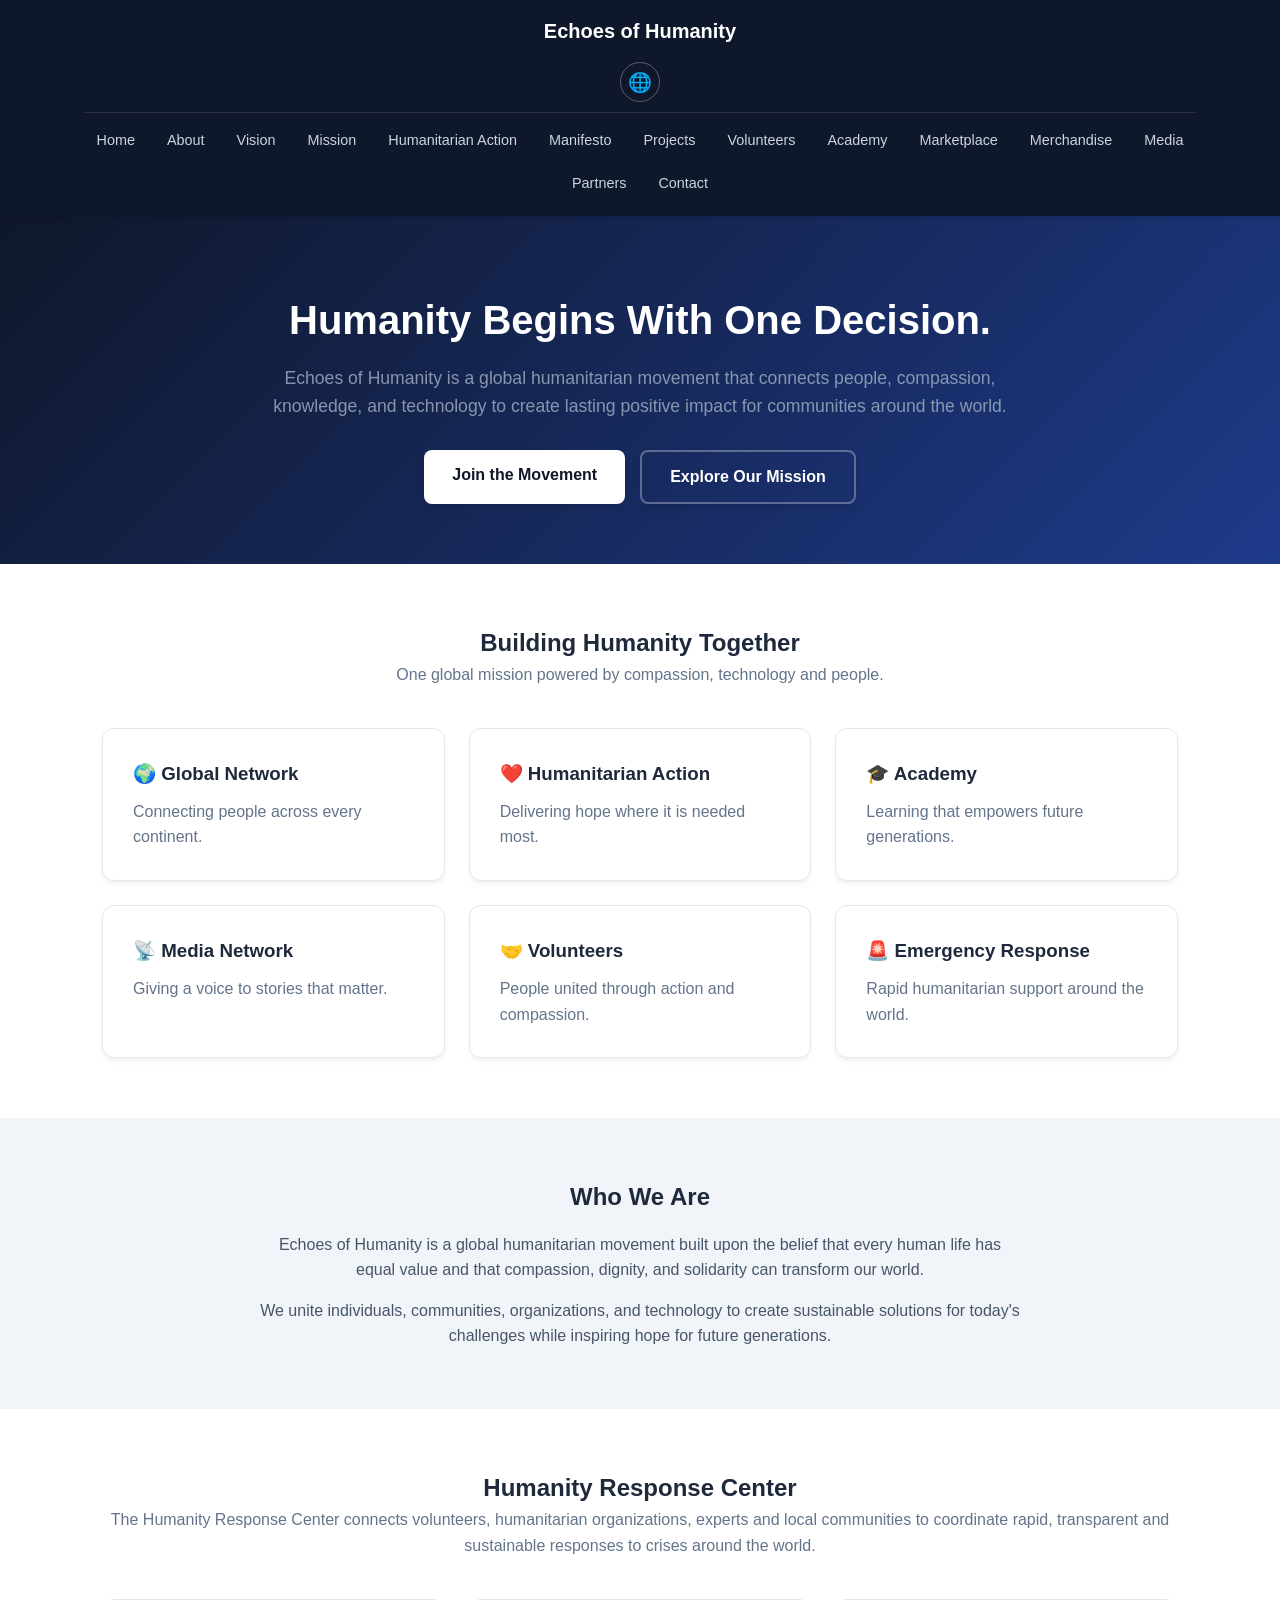
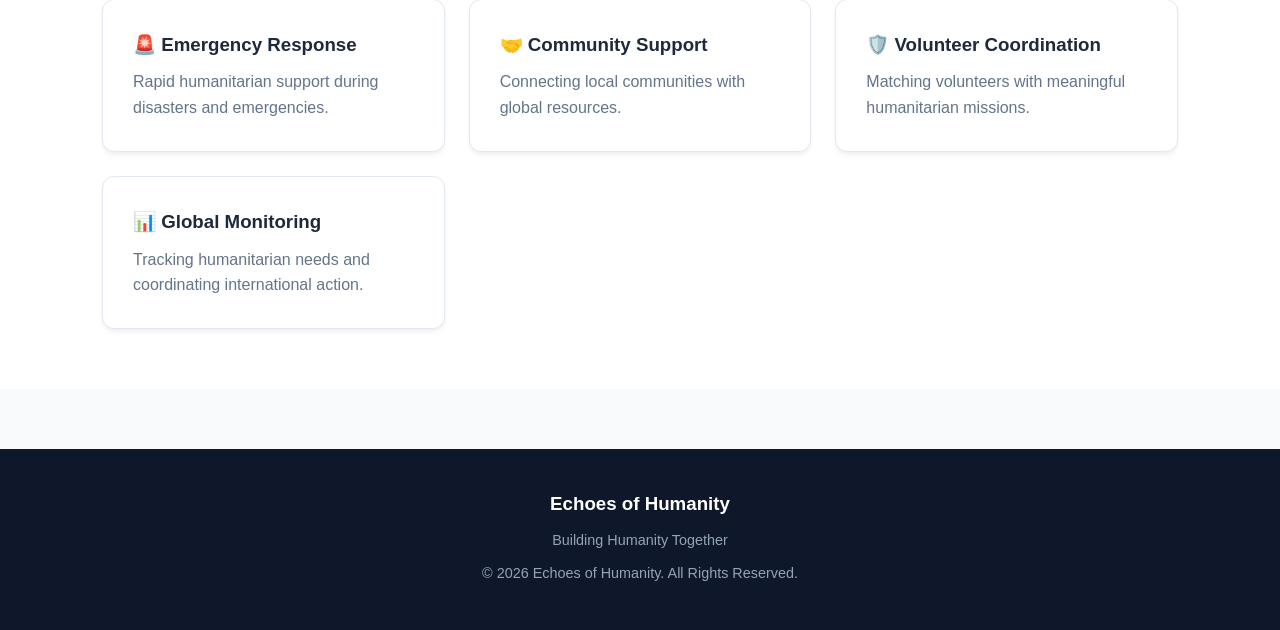
<file: index.html>
<!DOCTYPE html>
<html lang="en">
<head>
    <meta charset="UTF-8">
    <meta name="viewport" content="width=device-width, initial-scale=1.0">
    <title data-i18n="nav.home">Echoes of Humanity | Home</title>
    <link rel="stylesheet" href="assets/css/style.css">
    <link rel="stylesheet" href="assets/css/navigation.css">
</head>
<body>
                <header>
        <div class="container">
            <div class="header-top">
                <button class="menu-toggle" aria-label="Toggle Menu">☰</button>
                <h1>Echoes of Humanity</h1>
                
                <!-- Küre Simgeli Gelişmiş Dil Seçici -->
                <div class="language-dropdown-container">
                    <button class="globe-btn" onclick="toggleLanguageMenu()" aria-label="Language Selector">
                        🌐
                    </button>
                    <div id="languageMenu" class="language-dropdown-content">
                        <a href="#" onclick="changeLanguage('tr'); return false;">
                            <span class="flag">🇹🇷</span> Türkçe
                        </a>
                        <a href="#" onclick="changeLanguage('en'); return false;">
                            <span class="flag">🇬🇧</span> English
                        </a>
                        <!-- İleride eklenecek diller buraya kolayca eklenebilir -->
                    </div>
                </div>

            </div>
            <nav>
                <a href="index.html">Home</a>
                <a href="about.html">About</a>
                <a href="vision.html">Vision</a>
                <a href="mission.html">Mission</a>
                <a href="humanitarian-action.html">Humanitarian Action</a>
                <a href="manifesto.html">Manifesto</a>
                <a href="projects.html">Projects</a>
                <a href="volunteers.html">Volunteers</a>
                <a href="academy.html">Academy</a>
                <a href="marketplace.html">Marketplace</a>
                <a href="merchandise.html">Merchandise</a>
                <a href="media-network.html">Media</a>
                <a href="partners.html">Partners</a>
                <a href="contact.html">Contact</a>
            </nav>
        </div>
                </header>
    
    

    <!-- Hero Section -->
    <section class="hero">
        <div class="container">
            <h2>Humanity Begins With One Decision.</h2>
            <p>Echoes of Humanity is a global humanitarian movement that connects people, compassion, knowledge, and technology to create lasting positive impact for communities around the world.</p>
            <div class="hero-btns">
                <a href="volunteers.html" class="btn">Join the Movement</a>
                <a href="mission.html" class="btn btn-secondary">Explore Our Mission</a>
            </div>
        </div>
    </section>

    <!-- Building Humanity Together Section -->
    <section class="ecosystem-section">
        <div class="container">
            <div style="text-align: center; margin-bottom: 20px;">
                <h2>Building Humanity Together</h2>
                <p style="color: #64748b;">One global mission powered by compassion, technology and people.</p>
            </div>
            <div class="card-grid">
                <div class="ecosystem-card">
                    <h3>🌍 Global Network</h3>
                    <p style="color: #64748b; margin-top: 10px;">Connecting people across every continent.</p>
                </div>
                <div class="ecosystem-card">
                    <h3>❤️ Humanitarian Action</h3>
                    <p style="color: #64748b; margin-top: 10px;">Delivering hope where it is needed most.</p>
                </div>
                <div class="ecosystem-card">
                    <h3>🎓 Academy</h3>
                    <p style="color: #64748b; margin-top: 10px;">Learning that empowers future generations.</p>
                </div>
                <div class="ecosystem-card">
                    <h3>📡 Media Network</h3>
                    <p style="color: #64748b; margin-top: 10px;">Giving a voice to stories that matter.</p>
                </div>
                <div class="ecosystem-card">
                    <h3>🤝 Volunteers</h3>
                    <p style="color: #64748b; margin-top: 10px;">People united through action and compassion.</p>
                </div>
                <div class="ecosystem-card">
                    <h3>🚨 Emergency Response</h3>
                    <p style="color: #64748b; margin-top: 10px;">Rapid humanitarian support around the world.</p>
                </div>
            </div>
        </div>
    </section>

    <!-- Who We Are Section -->
    <section class="ecosystem-section" style="background-color: #f1f5f9;">
        <div class="container" style="text-align: center; max-width: 800px;">
            <h2>Who We Are</h2>
            <p style="color: #475569; margin-top: 15px;">Echoes of Humanity is a global humanitarian movement built upon the belief that every human life has equal value and that compassion, dignity, and solidarity can transform our world.</p>
            <p style="color: #475569; margin-top: 15px;">We unite individuals, communities, organizations, and technology to create sustainable solutions for today's challenges while inspiring hope for future generations.</p>
        </div>
    </section>

    <!-- Humanity Response Center Section -->
    <section class="ecosystem-section">
        <div class="container">
            <div style="text-align: center; margin-bottom: 20px;">
                <h2>Humanity Response Center</h2>
                <p style="color: #64748b;">The Humanity Response Center connects volunteers, humanitarian organizations, experts and local communities to coordinate rapid, transparent and sustainable responses to crises around the world.</p>
            </div>
            <div class="card-grid">
                <div class="ecosystem-card">
                    <h3>🚨 Emergency Response</h3>
                    <p style="color: #64748b; margin-top: 10px;">Rapid humanitarian support during disasters and emergencies.</p>
                </div>
                <div class="ecosystem-card">
                    <h3>🤝 Community Support</h3>
                    <p style="color: #64748b; margin-top: 10px;">Connecting local communities with global resources.</p>
                </div>
                <div class="ecosystem-card">
                    <h3>🛡️ Volunteer Coordination</h3>
                    <p style="color: #64748b; margin-top: 10px;">Matching volunteers with meaningful humanitarian missions.</p>
                </div>
                <div class="ecosystem-card">
                    <h3>📊 Global Monitoring</h3>
                    <p style="color: #64748b; margin-top: 10px;">Tracking humanitarian needs and coordinating international action.</p>
                </div>
            </div>
        </div>
    </section>

    <footer>
        <div class="container">
            <h3>Echoes of Humanity</h3>
            <p>Building Humanity Together</p>
            <p>&copy; 2026 Echoes of Humanity. All Rights Reserved.</p>
        </div>
    </footer>

        <script src="assets/js/script.js"></script>
    <script>
        // Hamburger menü için mevcut kodun
        const menuToggle = document.querySelector('.menu-toggle');
        const nav = document.querySelector('nav');
        if (menuToggle && nav) {
            menuToggle.addEventListener('click', () => nav.classList.toggle('active'));
        }

        // Küre dil menüsü için garantili açma/kapama fonksiyonu
        function toggleLanguageMenu() {
            const menu = document.getElementById('languageMenu');
            if (menu) {
                menu.classList.toggle('show');
            }
        }

        // Sayfada boş bir yere tıklandığında menüyü kapatma
        window.addEventListener('click', function(e) {
            if (!e.target.closest('.language-dropdown-container')) {
                const menu = document.getElementById('languageMenu');
                if (menu && menu.classList.contains('show')) {
                    menu.classList.remove('show');
                }
            }
        });
    </script>
    
</body>
</html>
</file>
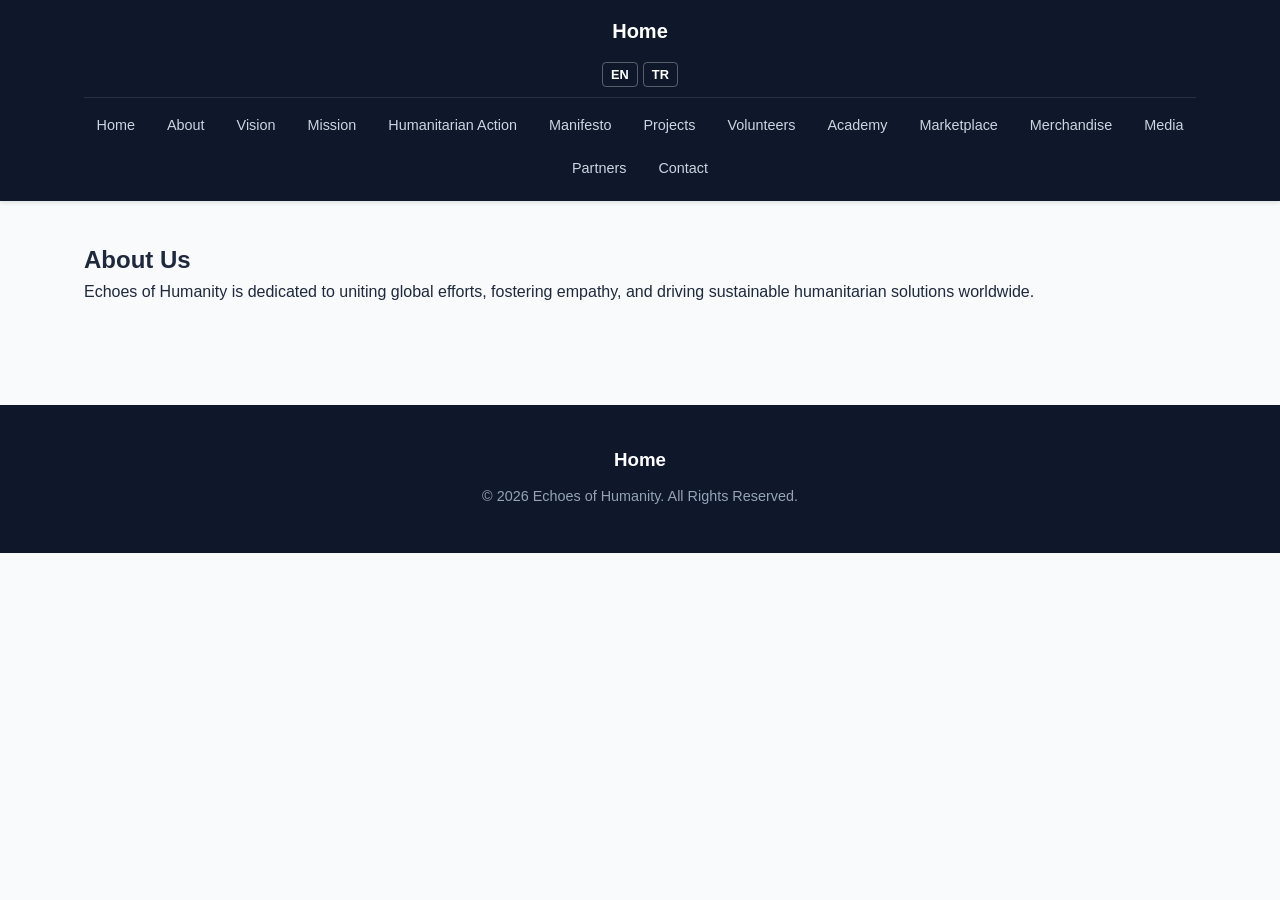
<file: about.html>
<!DOCTYPE html>
<html lang="en">
<head>
    <meta charset="UTF-8">
    <meta name="viewport" content="width=device-width, initial-scale=1.0">
    <title data-i18n="nav.about">Echoes of Humanity | About</title>
    <link rel="stylesheet" href="assets/css/style.css">
    <link rel="stylesheet" href="assets/css/navigation.css">
</head>
<body>
    <header>
        <div class="container">
            <div class="header-top">
                <button class="menu-toggle" aria-label="Toggle Menu">☰</button>
                <h1 data-i18n="nav.home">Echoes of Humanity</h1>
                <div class="language-switcher">
                    <button onclick="loadLanguage('en')">EN</button>
                    <button onclick="loadLanguage('tr')">TR</button>
                </div>
            </div>
            <nav>
                <a href="index.html" data-i18n="nav.home">Home</a>
                <a href="about.html" data-i18n="nav.about">About</a>
                <a href="vision.html" data-i18n="nav.vision">Vision</a>
                <a href="mission.html" data-i18n="nav.mission">Mission</a>
                <a href="humanitarian-action.html" data-i18n="nav.humanitarian">Humanitarian Action</a>
                <a href="manifesto.html" data-i18n="nav.manifesto">Manifesto</a>
                <a href="projects.html" data-i18n="nav.projects">Projects</a>
                <a href="volunteers.html" data-i18n="nav.volunteers">Volunteers</a>
                <a href="academy.html" data-i18n="nav.academy">Academy</a>
                <a href="marketplace.html" data-i18n="nav.marketplace">Marketplace</a>
                <a href="merchandise.html" data-i18n="nav.merchandise">Merchandise</a>
                <a href="media-network.html" data-i18n="nav.media">Media</a>
                <a href="partners.html" data-i18n="nav.partners">Partners</a>
                <a href="contact.html" data-i18n="nav.contact">Contact</a>
            </nav>
        </div>
    </header>

    <main class="container" style="padding: 40px 20px;">
        <h2 data-i18n="about.title">About Us</h2>
        <p data-i18n="about.description">Echoes of Humanity is dedicated to uniting global efforts, fostering empathy, and driving sustainable humanitarian solutions worldwide.</p>
    </main>

    <footer>
        <div class="container">
            <h3 data-i18n="nav.home">Echoes of Humanity</h3>
            <p>&copy; 2026 Echoes of Humanity. All Rights Reserved.</p>
        </div>
    </footer>

    <script src="assets/js/script.js"></script>
    <script>
        const menuToggle = document.querySelector('.menu-toggle');
        const nav = document.querySelector('nav');
        if (menuToggle && nav) {
            menuToggle.addEventListener('click', () => nav.classList.toggle('active'));
        }
    </script>
</body>
</html>
</file>
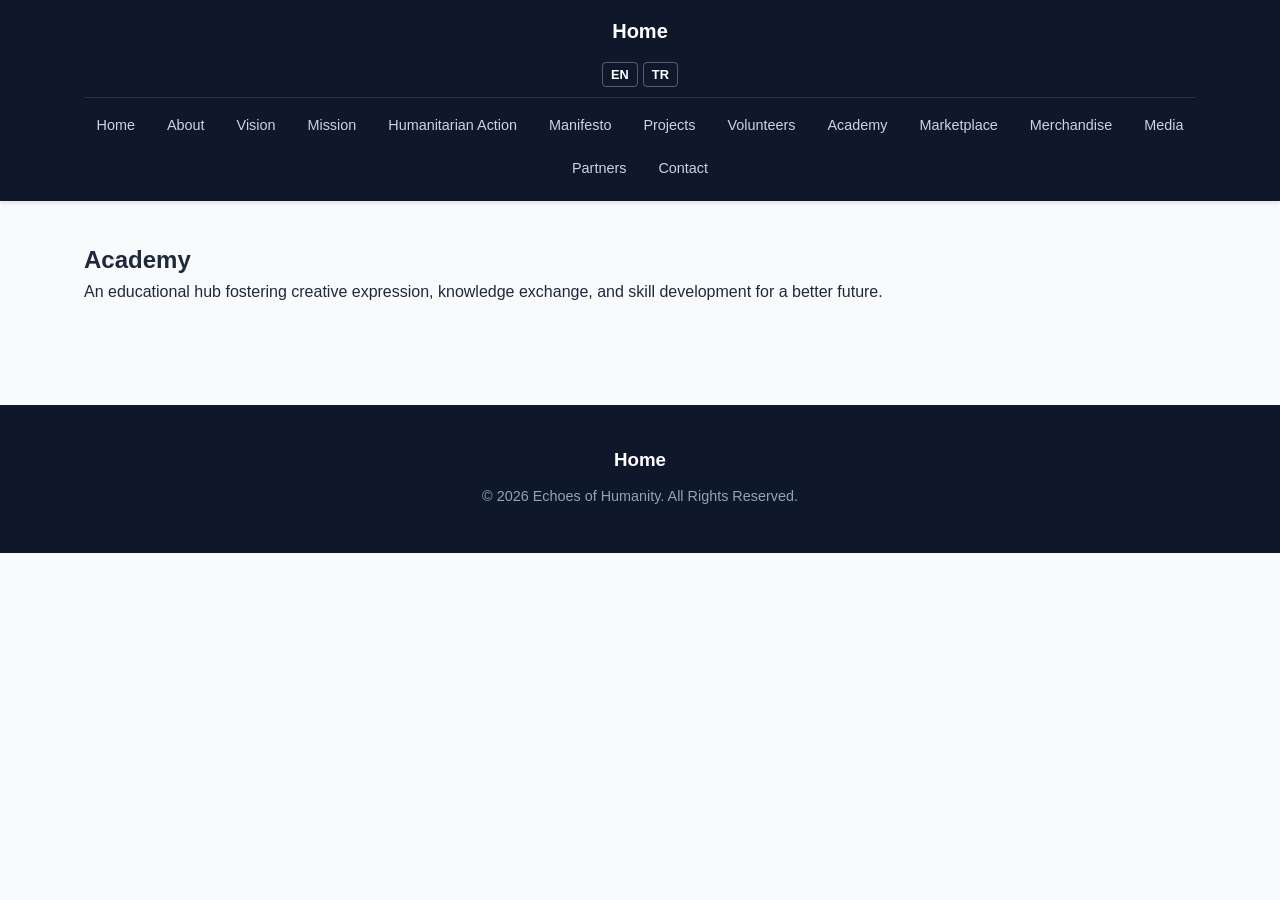
<file: academy.html>
<!DOCTYPE html>
<html lang="en">
<head>
    <meta charset="UTF-8">
    <meta name="viewport" content="width=device-width, initial-scale=1.0">
    <title data-i18n="nav.academy">Echoes of Humanity | Academy</title>
    <link rel="stylesheet" href="assets/css/style.css">
    <link rel="stylesheet" href="assets/css/navigation.css">
</head>
<body>
    <header>
        <div class="container">
            <div class="header-top">
                <button class="menu-toggle" aria-label="Toggle Menu">☰</button>
                <h1 data-i18n="nav.home">Echoes of Humanity</h1>
                <div class="language-switcher">
                    <button onclick="loadLanguage('en')">EN</button>
                    <button onclick="loadLanguage('tr')">TR</button>
                </div>
            </div>
            <nav>
                <a href="index.html" data-i18n="nav.home">Home</a>
                <a href="about.html" data-i18n="nav.about">About</a>
                <a href="vision.html" data-i18n="nav.vision">Vision</a>
                <a href="mission.html" data-i18n="nav.mission">Mission</a>
                <a href="humanitarian-action.html" data-i18n="nav.humanitarian">Humanitarian Action</a>
                <a href="manifesto.html" data-i18n="nav.manifesto">Manifesto</a>
                <a href="projects.html" data-i18n="nav.projects">Projects</a>
                <a href="volunteers.html" data-i18n="nav.volunteers">Volunteers</a>
                <a href="academy.html" data-i18n="nav.academy">Academy</a>
                <a href="marketplace.html" data-i18n="nav.marketplace">Marketplace</a>
                <a href="merchandise.html" data-i18n="nav.merchandise">Merchandise</a>
                <a href="media-network.html" data-i18n="nav.media">Media</a>
                <a href="partners.html" data-i18n="nav.partners">Partners</a>
                <a href="contact.html" data-i18n="nav.contact">Contact</a>
            </nav>
        </div>
    </header>

    <main class="container" style="padding: 40px 20px;">
        <h2 data-i18n="academy.title">Academy</h2>
        <p data-i18n="academy.description">An educational hub fostering creative expression, knowledge exchange, and skill development for a better future.</p>
    </main>

    <footer>
        <div class="container">
            <h3 data-i18n="nav.home">Echoes of Humanity</h3>
            <p>&copy; 2026 Echoes of Humanity. All Rights Reserved.</p>
        </div>
    </footer>

    <script src="assets/js/script.js"></script>
    <script>
        const menuToggle = document.querySelector('.menu-toggle');
        const nav = document.querySelector('nav');
        if (menuToggle && nav) {
            menuToggle.addEventListener('click', () => nav.classList.toggle('active'));
        }
    </script>
</body>
</html>
</file>
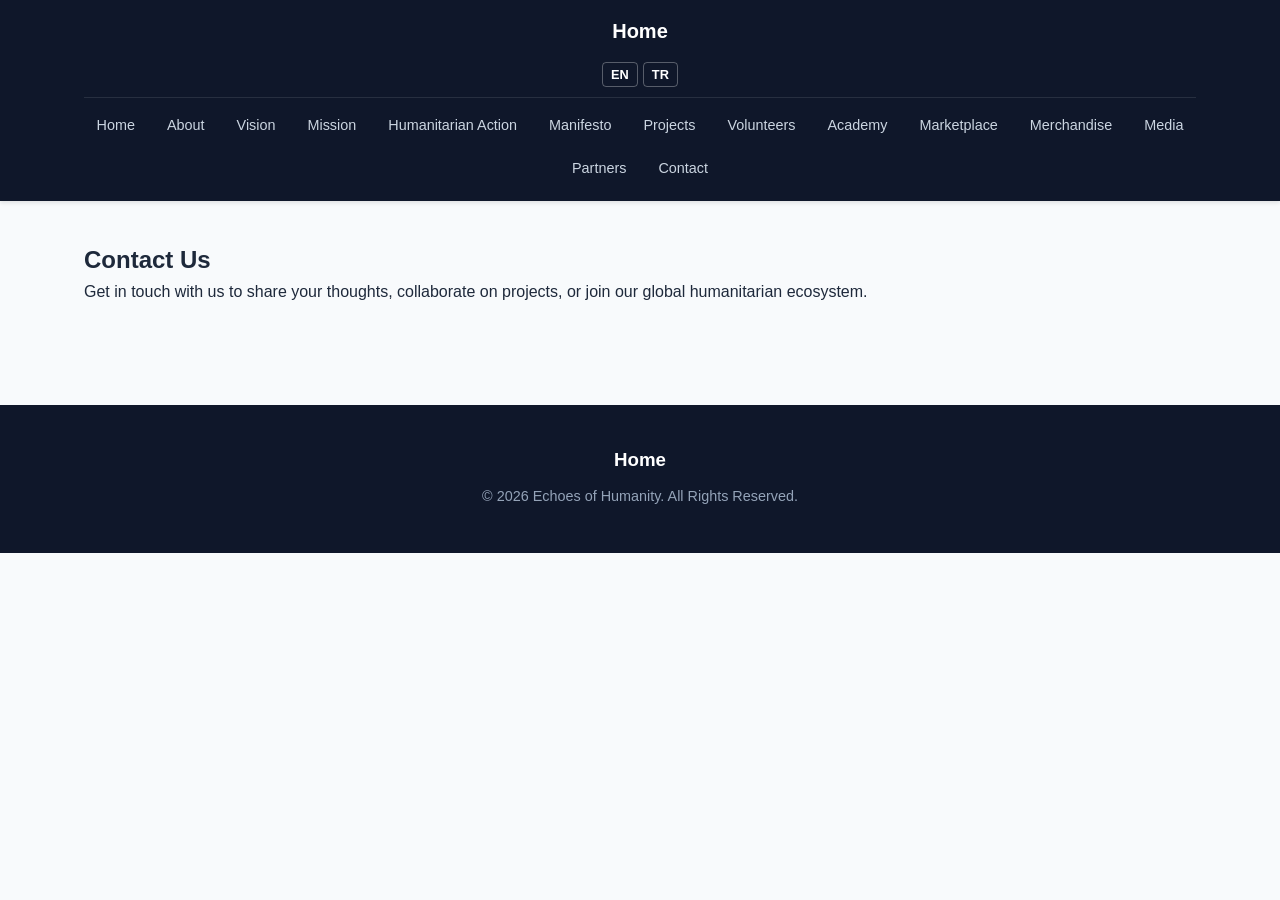
<file: contact.html>
<!DOCTYPE html>
<html lang="en">
<head>
    <meta charset="UTF-8">
    <meta name="viewport" content="width=device-width, initial-scale=1.0">
    <title data-i18n="nav.contact">Echoes of Humanity | Contact</title>
    <link rel="stylesheet" href="assets/css/style.css">
    <link rel="stylesheet" href="assets/css/navigation.css">
</head>
<body>
    <header>
        <div class="container">
            <div class="header-top">
                <button class="menu-toggle" aria-label="Toggle Menu">☰</button>
                <h1 data-i18n="nav.home">Echoes of Humanity</h1>
                <div class="language-switcher">
                    <button onclick="loadLanguage('en')">EN</button>
                    <button onclick="loadLanguage('tr')">TR</button>
                </div>
            </div>
            <nav>
                <a href="index.html" data-i18n="nav.home">Home</a>
                <a href="about.html" data-i18n="nav.about">About</a>
                <a href="vision.html" data-i18n="nav.vision">Vision</a>
                <a href="mission.html" data-i18n="nav.mission">Mission</a>
                <a href="humanitarian-action.html" data-i18n="nav.humanitarian">Humanitarian Action</a>
                <a href="manifesto.html" data-i18n="nav.manifesto">Manifesto</a>
                <a href="projects.html" data-i18n="nav.projects">Projects</a>
                <a href="volunteers.html" data-i18n="nav.volunteers">Volunteers</a>
                <a href="academy.html" data-i18n="nav.academy">Academy</a>
                <a href="marketplace.html" data-i18n="nav.marketplace">Marketplace</a>
                <a href="merchandise.html" data-i18n="nav.merchandise">Merchandise</a>
                <a href="media-network.html" data-i18n="nav.media">Media</a>
                <a href="partners.html" data-i18n="nav.partners">Partners</a>
                <a href="contact.html" data-i18n="nav.contact">Contact</a>
            </nav>
        </div>
    </header>

    <main class="container" style="padding: 40px 20px;">
        <h2 data-i18n="contact.title">Contact Us</h2>
        <p data-i18n="contact.description">Get in touch with us to share your thoughts, collaborate on projects, or join our global humanitarian ecosystem.</p>
    </main>

    <footer>
        <div class="container">
            <h3 data-i18n="nav.home">Echoes of Humanity</h3>
            <p>&copy; 2026 Echoes of Humanity. All Rights Reserved.</p>
        </div>
    </footer>

    <script src="assets/js/script.js"></script>
    <script>
        const menuToggle = document.querySelector('.menu-toggle');
        const nav = document.querySelector('nav');
        if (menuToggle && nav) {
            menuToggle.addEventListener('click', () => nav.classList.toggle('active'));
        }
    </script>
</body>
</html>
</file>
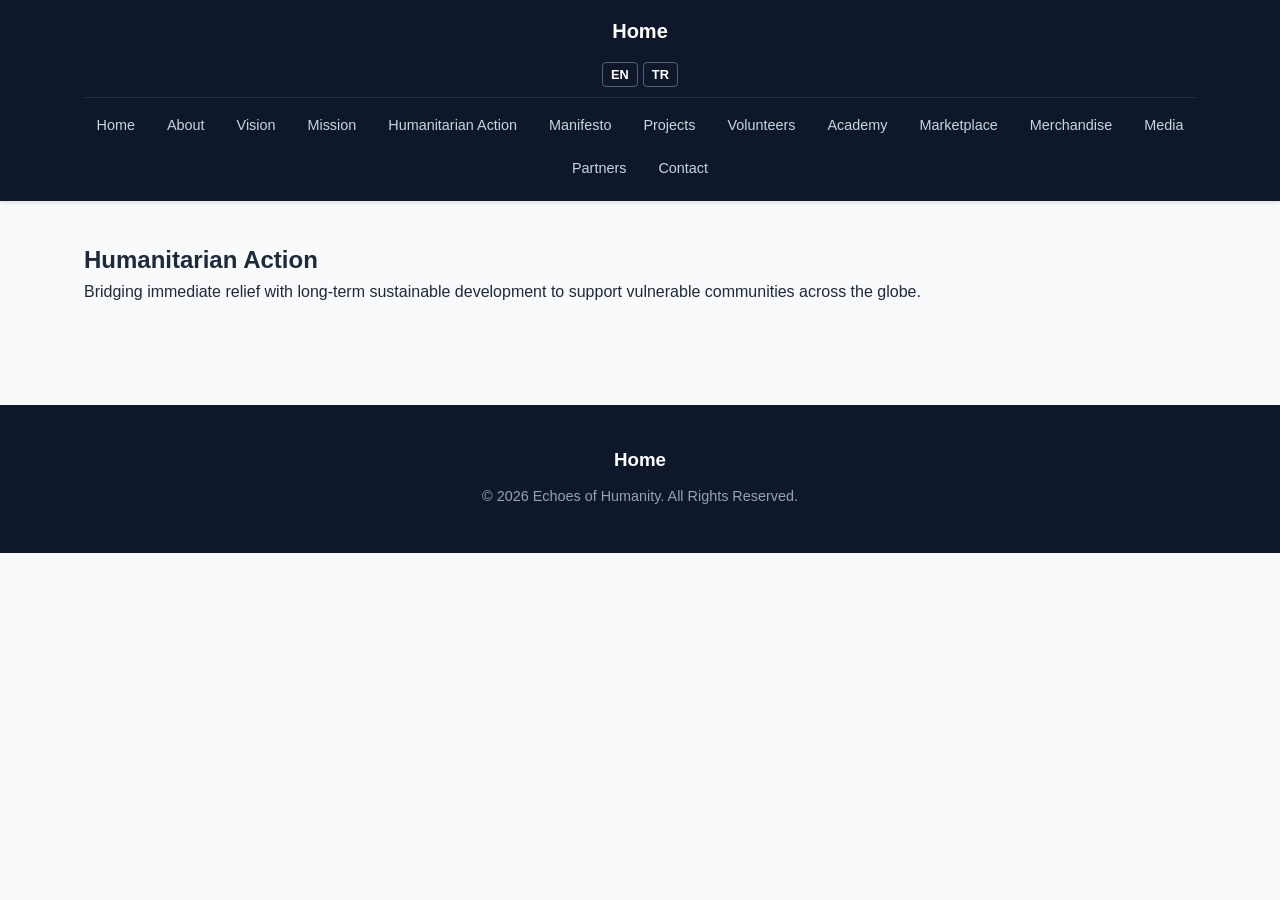
<file: humanitarian-action.html>
<!DOCTYPE html>
<html lang="en">
<head>
    <meta charset="UTF-8">
    <meta name="viewport" content="width=device-width, initial-scale=1.0">
    <title data-i18n="nav.humanitarian">Echoes of Humanity | Humanitarian Action</title>
    <link rel="stylesheet" href="assets/css/style.css">
    <link rel="stylesheet" href="assets/css/navigation.css">
</head>
<body>
    <header>
        <div class="container">
            <div class="header-top">
                <button class="menu-toggle" aria-label="Toggle Menu">☰</button>
                <h1 data-i18n="nav.home">Echoes of Humanity</h1>
                <div class="language-switcher">
                    <button onclick="loadLanguage('en')">EN</button>
                    <button onclick="loadLanguage('tr')">TR</button>
                </div>
            </div>
            <nav>
                <a href="index.html" data-i18n="nav.home">Home</a>
                <a href="about.html" data-i18n="nav.about">About</a>
                <a href="vision.html" data-i18n="nav.vision">Vision</a>
                <a href="mission.html" data-i18n="nav.mission">Mission</a>
                <a href="humanitarian-action.html" data-i18n="nav.humanitarian">Humanitarian Action</a>
                <a href="manifesto.html" data-i18n="nav.manifesto">Manifesto</a>
                <a href="projects.html" data-i18n="nav.projects">Projects</a>
                <a href="volunteers.html" data-i18n="nav.volunteers">Volunteers</a>
                <a href="academy.html" data-i18n="nav.academy">Academy</a>
                <a href="marketplace.html" data-i18n="nav.marketplace">Marketplace</a>
                <a href="merchandise.html" data-i18n="nav.merchandise">Merchandise</a>
                <a href="media-network.html" data-i18n="nav.media">Media</a>
                <a href="partners.html" data-i18n="nav.partners">Partners</a>
                <a href="contact.html" data-i18n="nav.contact">Contact</a>
            </nav>
        </div>
    </header>

    <main class="container" style="padding: 40px 20px;">
        <h2 data-i18n="humanitarian.title">Humanitarian Action</h2>
        <p data-i18n="humanitarian.description">Bridging immediate relief with long-term sustainable development to support vulnerable communities across the globe.</p>
    </main>

    <footer>
        <div class="container">
            <h3 data-i18n="nav.home">Echoes of Humanity</h3>
            <p>&copy; 2026 Echoes of Humanity. All Rights Reserved.</p>
        </div>
    </footer>

    <script src="assets/js/script.js"></script>
    <script>
        const menuToggle = document.querySelector('.menu-toggle');
        const nav = document.querySelector('nav');
        if (menuToggle && nav) {
            menuToggle.addEventListener('click', () => nav.classList.toggle('active'));
        }
    </script>
</body>
</html>
</file>
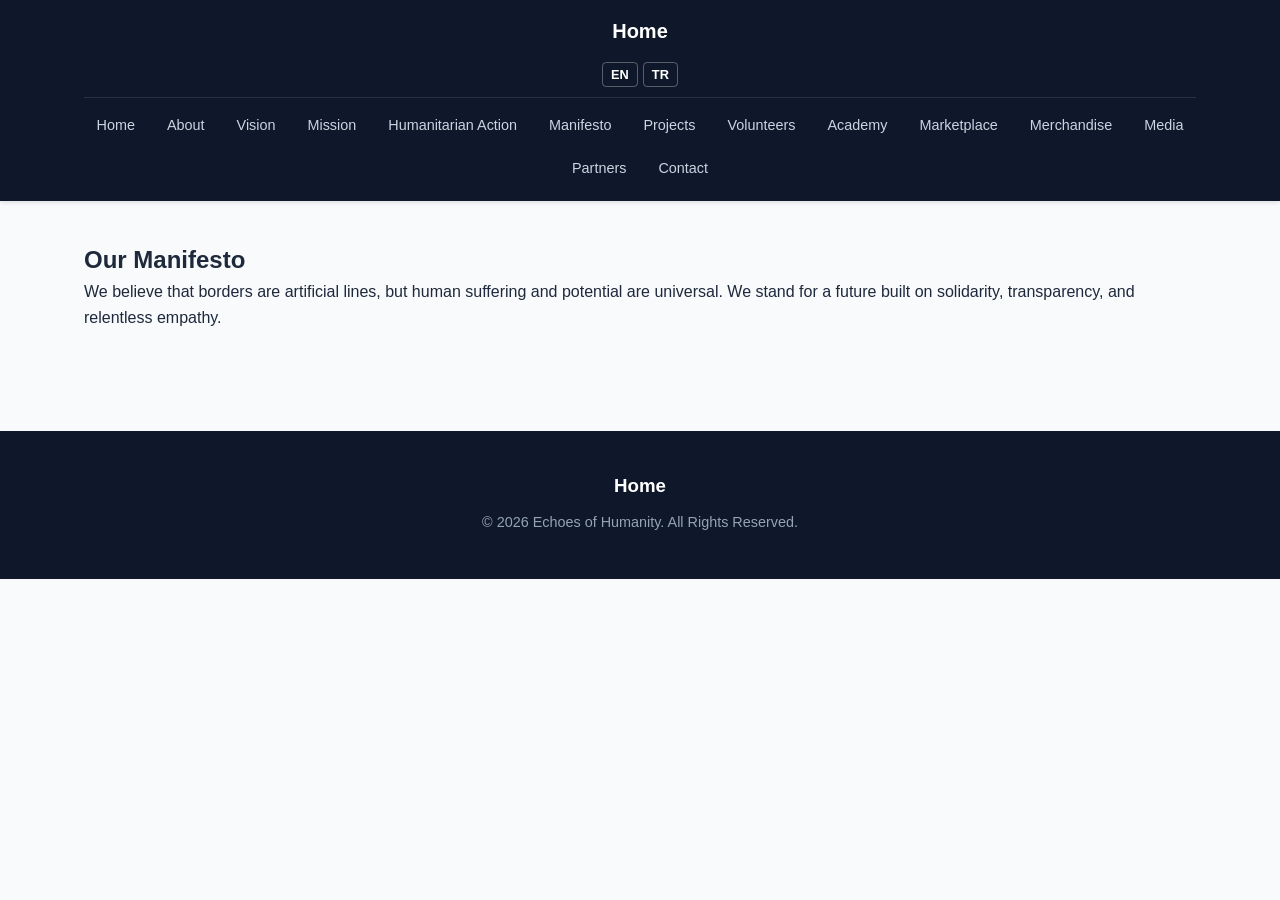
<file: manifesto.html>
<!DOCTYPE html>
<html lang="en">
<head>
    <meta charset="UTF-8">
    <meta name="viewport" content="width=device-width, initial-scale=1.0">
    <title data-i18n="nav.manifesto">Echoes of Humanity | Manifesto</title>
    <link rel="stylesheet" href="assets/css/style.css">
    <link rel="stylesheet" href="assets/css/navigation.css">
</head>
<body>
    <header>
        <div class="container">
            <div class="header-top">
                <button class="menu-toggle" aria-label="Toggle Menu">☰</button>
                <h1 data-i18n="nav.home">Echoes of Humanity</h1>
                <div class="language-switcher">
                    <button onclick="loadLanguage('en')">EN</button>
                    <button onclick="loadLanguage('tr')">TR</button>
                </div>
            </div>
            <nav>
                <a href="index.html" data-i18n="nav.home">Home</a>
                <a href="about.html" data-i18n="nav.about">About</a>
                <a href="vision.html" data-i18n="nav.vision">Vision</a>
                <a href="mission.html" data-i18n="nav.mission">Mission</a>
                <a href="humanitarian-action.html" data-i18n="nav.humanitarian">Humanitarian Action</a>
                <a href="manifesto.html" data-i18n="nav.manifesto">Manifesto</a>
                <a href="projects.html" data-i18n="nav.projects">Projects</a>
                <a href="volunteers.html" data-i18n="nav.volunteers">Volunteers</a>
                <a href="academy.html" data-i18n="nav.academy">Academy</a>
                <a href="marketplace.html" data-i18n="nav.marketplace">Marketplace</a>
                <a href="merchandise.html" data-i18n="nav.merchandise">Merchandise</a>
                <a href="media-network.html" data-i18n="nav.media">Media</a>
                <a href="partners.html" data-i18n="nav.partners">Partners</a>
                <a href="contact.html" data-i18n="nav.contact">Contact</a>
            </nav>
        </div>
    </header>

    <main class="container" style="padding: 40px 20px;">
        <h2 data-i18n="manifesto.title">Our Manifesto</h2>
        <p data-i18n="manifesto.description">We believe that borders are artificial lines, but human suffering and potential are universal. We stand for a future built on solidarity, transparency, and relentless empathy.</p>
    </main>

    <footer>
        <div class="container">
            <h3 data-i18n="nav.home">Echoes of Humanity</h3>
            <p>&copy; 2026 Echoes of Humanity. All Rights Reserved.</p>
        </div>
    </footer>

    <script src="assets/js/script.js"></script>
    <script>
        const menuToggle = document.querySelector('.menu-toggle');
        const nav = document.querySelector('nav');
        if (menuToggle && nav) {
            menuToggle.addEventListener('click', () => nav.classList.toggle('active'));
        }
    </script>
</body>
</html>
</file>
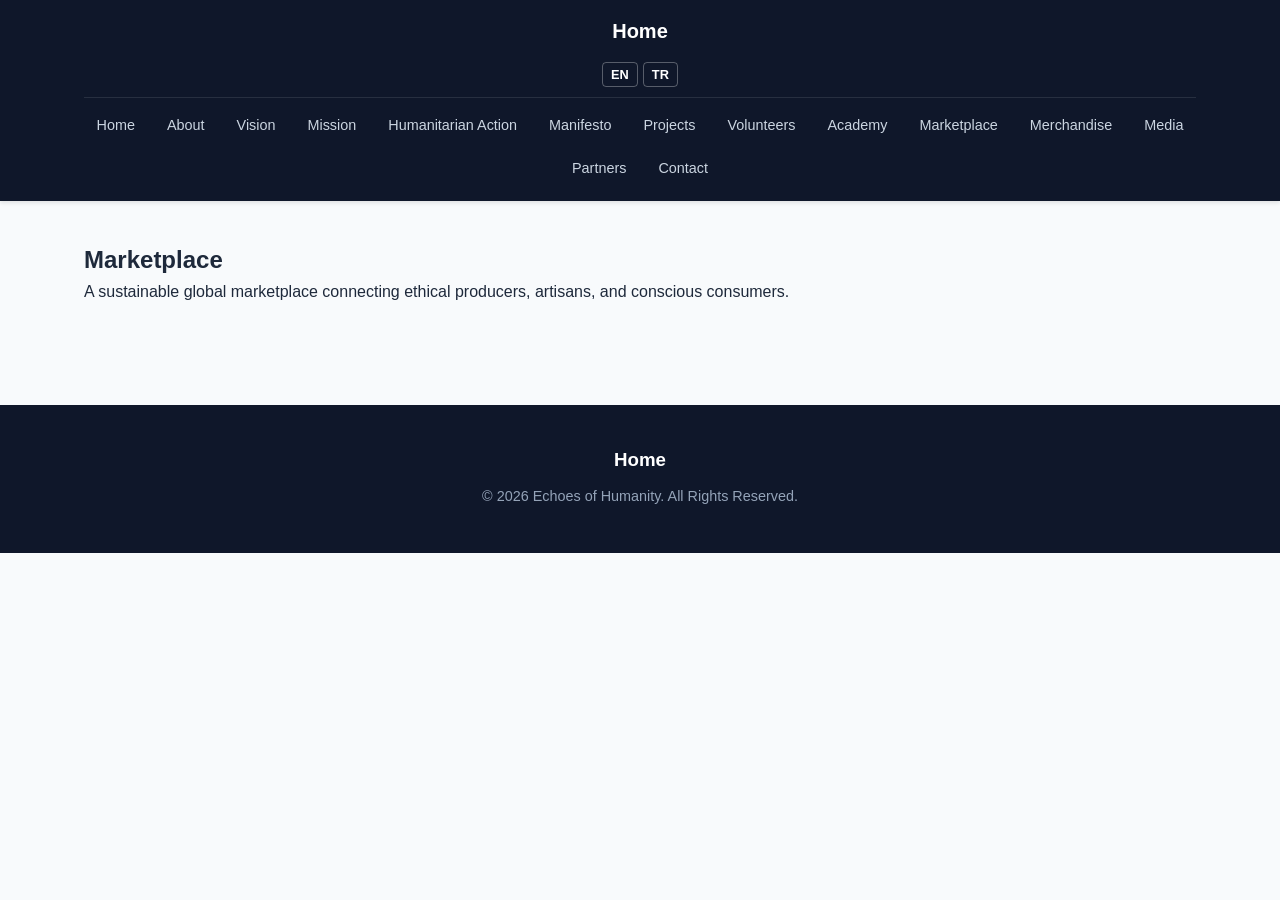
<file: marketplace.html>
<!DOCTYPE html>
<html lang="en">
<head>
    <meta charset="UTF-8">
    <meta name="viewport" content="width=device-width, initial-scale=1.0">
    <title data-i18n="nav.marketplace">Echoes of Humanity | Marketplace</title>
    <link rel="stylesheet" href="assets/css/style.css">
    <link rel="stylesheet" href="assets/css/navigation.css">
</head>
<body>
    <header>
        <div class="container">
            <div class="header-top">
                <button class="menu-toggle" aria-label="Toggle Menu">☰</button>
                <h1 data-i18n="nav.home">Echoes of Humanity</h1>
                <div class="language-switcher">
                    <button onclick="loadLanguage('en')">EN</button>
                    <button onclick="loadLanguage('tr')">TR</button>
                </div>
            </div>
            <nav>
                <a href="index.html" data-i18n="nav.home">Home</a>
                <a href="about.html" data-i18n="nav.about">About</a>
                <a href="vision.html" data-i18n="nav.vision">Vision</a>
                <a href="mission.html" data-i18n="nav.mission">Mission</a>
                <a href="humanitarian-action.html" data-i18n="nav.humanitarian">Humanitarian Action</a>
                <a href="manifesto.html" data-i18n="nav.manifesto">Manifesto</a>
                <a href="projects.html" data-i18n="nav.projects">Projects</a>
                <a href="volunteers.html" data-i18n="nav.volunteers">Volunteers</a>
                <a href="academy.html" data-i18n="nav.academy">Academy</a>
                <a href="marketplace.html" data-i18n="nav.marketplace">Marketplace</a>
                <a href="merchandise.html" data-i18n="nav.merchandise">Merchandise</a>
                <a href="media-network.html" data-i18n="nav.media">Media</a>
                <a href="partners.html" data-i18n="nav.partners">Partners</a>
                <a href="contact.html" data-i18n="nav.contact">Contact</a>
            </nav>
        </div>
    </header>

    <main class="container" style="padding: 40px 20px;">
        <h2 data-i18n="marketplace.title">Marketplace</h2>
        <p data-i18n="marketplace.description">A sustainable global marketplace connecting ethical producers, artisans, and conscious consumers.</p>
    </main>

    <footer>
        <div class="container">
            <h3 data-i18n="nav.home">Echoes of Humanity</h3>
            <p>&copy; 2026 Echoes of Humanity. All Rights Reserved.</p>
        </div>
    </footer>

    <script src="assets/js/script.js"></script>
    <script>
        const menuToggle = document.querySelector('.menu-toggle');
        const nav = document.querySelector('nav');
        if (menuToggle && nav) {
            menuToggle.addEventListener('click', () => nav.classList.toggle('active'));
        }
    </script>
</body>
</html>
</file>
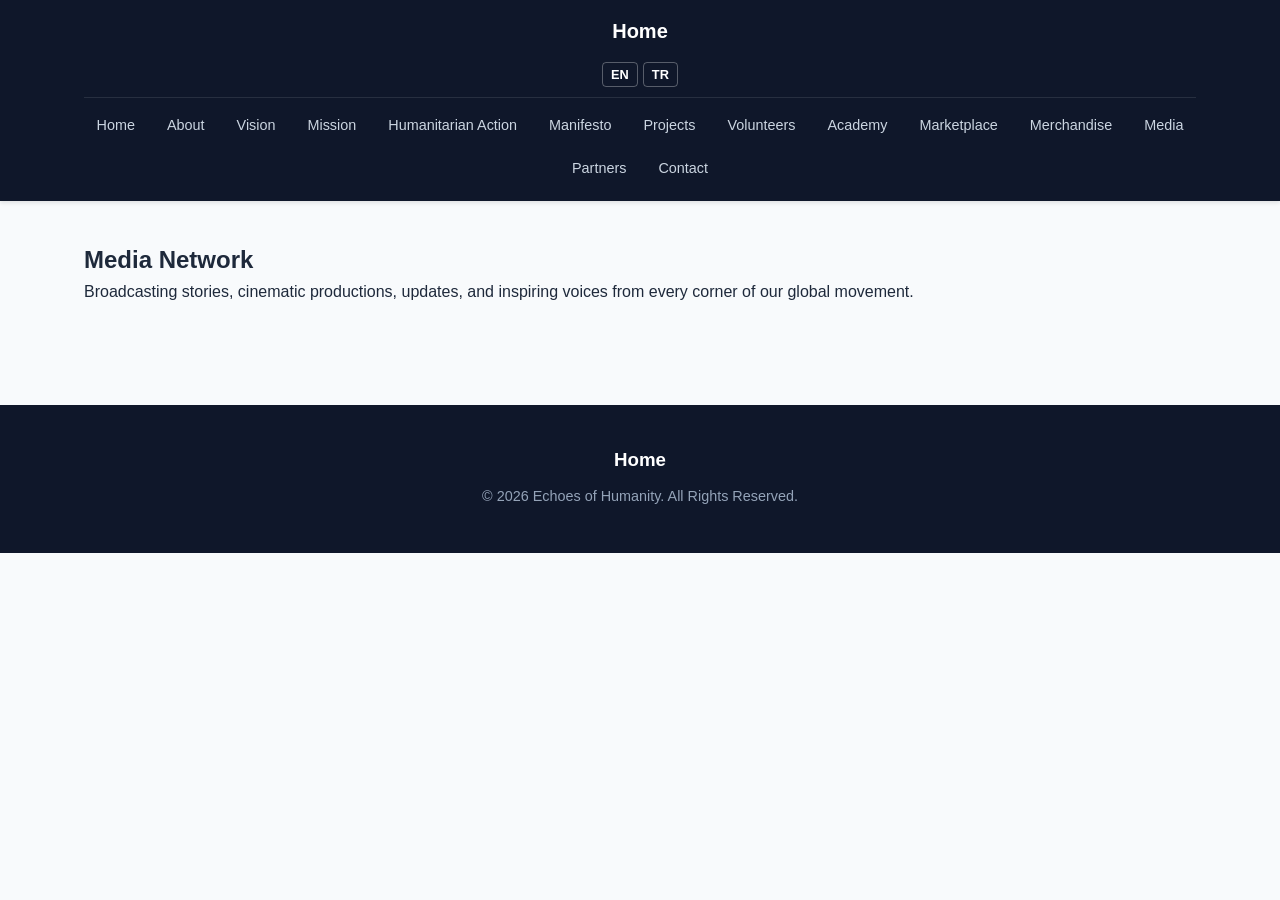
<file: media-network.html>
<!DOCTYPE html>
<html lang="en">
<head>
    <meta charset="UTF-8">
    <meta name="viewport" content="width=device-width, initial-scale=1.0">
    <title data-i18n="nav.media">Echoes of Humanity | Media Network</title>
    <link rel="stylesheet" href="assets/css/style.css">
    <link rel="stylesheet" href="assets/css/navigation.css">
</head>
<body>
    <header>
        <div class="container">
            <div class="header-top">
                <button class="menu-toggle" aria-label="Toggle Menu">☰</button>
                <h1 data-i18n="nav.home">Echoes of Humanity</h1>
                <div class="language-switcher">
                    <button onclick="loadLanguage('en')">EN</button>
                    <button onclick="loadLanguage('tr')">TR</button>
                </div>
            </div>
            <nav>
                <a href="index.html" data-i18n="nav.home">Home</a>
                <a href="about.html" data-i18n="nav.about">About</a>
                <a href="vision.html" data-i18n="nav.vision">Vision</a>
                <a href="mission.html" data-i18n="nav.mission">Mission</a>
                <a href="humanitarian-action.html" data-i18n="nav.humanitarian">Humanitarian Action</a>
                <a href="manifesto.html" data-i18n="nav.manifesto">Manifesto</a>
                <a href="projects.html" data-i18n="nav.projects">Projects</a>
                <a href="volunteers.html" data-i18n="nav.volunteers">Volunteers</a>
                <a href="academy.html" data-i18n="nav.academy">Academy</a>
                <a href="marketplace.html" data-i18n="nav.marketplace">Marketplace</a>
                <a href="merchandise.html" data-i18n="nav.merchandise">Merchandise</a>
                <a href="media-network.html" data-i18n="nav.media">Media</a>
                <a href="partners.html" data-i18n="nav.partners">Partners</a>
                <a href="contact.html" data-i18n="nav.contact">Contact</a>
            </nav>
        </div>
    </header>

    <main class="container" style="padding: 40px 20px;">
        <h2 data-i18n="media.title">Media Network</h2>
        <p data-i18n="media.description">Broadcasting stories, cinematic productions, updates, and inspiring voices from every corner of our global movement.</p>
    </main>

    <footer>
        <div class="container">
            <h3 data-i18n="nav.home">Echoes of Humanity</h3>
            <p>&copy; 2026 Echoes of Humanity. All Rights Reserved.</p>
        </div>
    </footer>

    <script src="assets/js/script.js"></script>
    <script>
        const menuToggle = document.querySelector('.menu-toggle');
        const nav = document.querySelector('nav');
        if (menuToggle && nav) {
            menuToggle.addEventListener('click', () => nav.classList.toggle('active'));
        }
    </script>
</body>
</html>
</file>
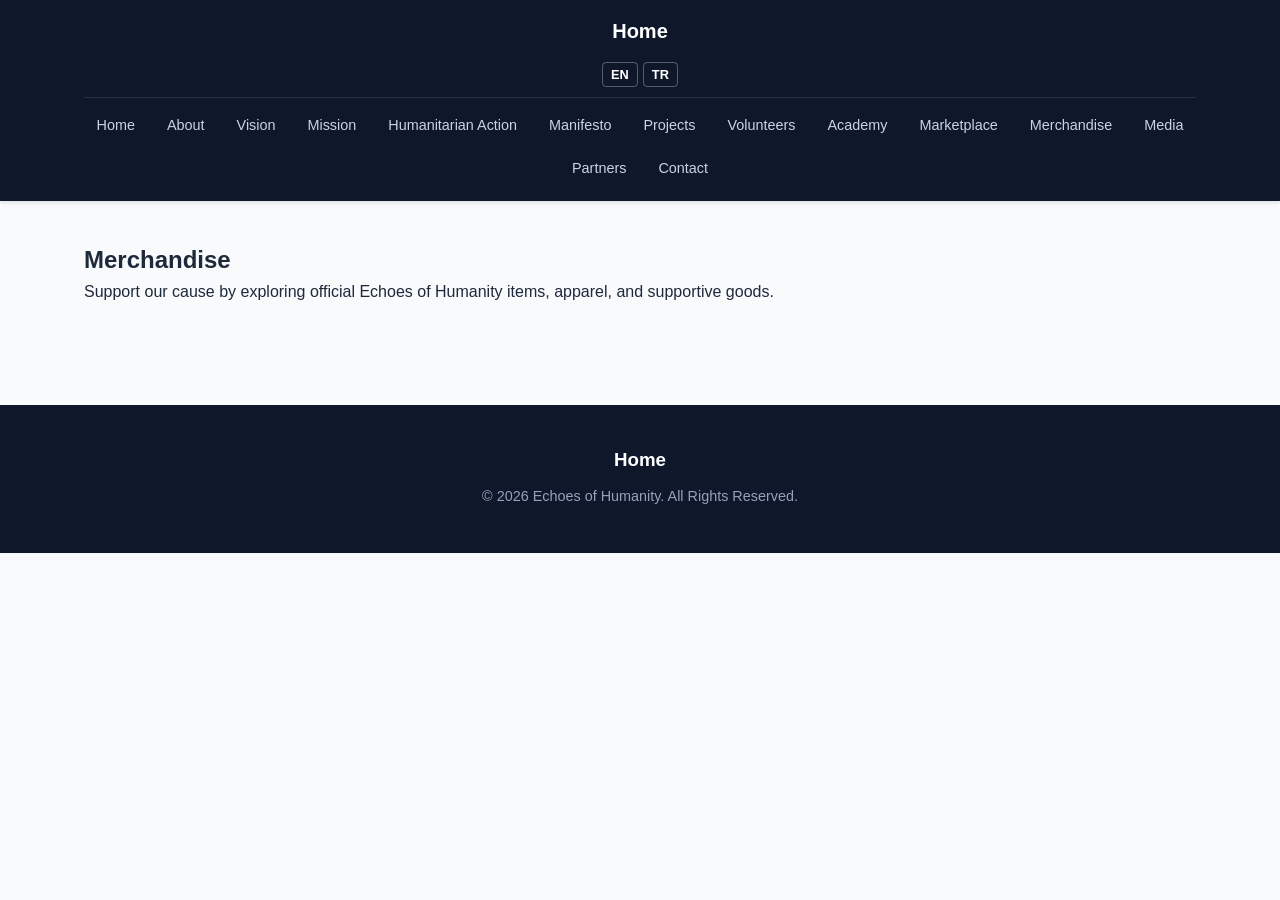
<file: merchandise.html>
<!DOCTYPE html>
<html lang="en">
<head>
    <meta charset="UTF-8">
    <meta name="viewport" content="width=device-width, initial-scale=1.0">
    <title data-i18n="nav.merchandise">Echoes of Humanity | Merchandise</title>
    <link rel="stylesheet" href="assets/css/style.css">
    <link rel="stylesheet" href="assets/css/navigation.css">
</head>
<body>
    <header>
        <div class="container">
            <div class="header-top">
                <button class="menu-toggle" aria-label="Toggle Menu">☰</button>
                <h1 data-i18n="nav.home">Echoes of Humanity</h1>
                <div class="language-switcher">
                    <button onclick="loadLanguage('en')">EN</button>
                    <button onclick="loadLanguage('tr')">TR</button>
                </div>
            </div>
            <nav>
                <a href="index.html" data-i18n="nav.home">Home</a>
                <a href="about.html" data-i18n="nav.about">About</a>
                <a href="vision.html" data-i18n="nav.vision">Vision</a>
                <a href="mission.html" data-i18n="nav.mission">Mission</a>
                <a href="humanitarian-action.html" data-i18n="nav.humanitarian">Humanitarian Action</a>
                <a href="manifesto.html" data-i18n="nav.manifesto">Manifesto</a>
                <a href="projects.html" data-i18n="nav.projects">Projects</a>
                <a href="volunteers.html" data-i18n="nav.volunteers">Volunteers</a>
                <a href="academy.html" data-i18n="nav.academy">Academy</a>
                <a href="marketplace.html" data-i18n="nav.marketplace">Marketplace</a>
                <a href="merchandise.html" data-i18n="nav.merchandise">Merchandise</a>
                <a href="media-network.html" data-i18n="nav.media">Media</a>
                <a href="partners.html" data-i18n="nav.partners">Partners</a>
                <a href="contact.html" data-i18n="nav.contact">Contact</a>
            </nav>
        </div>
    </header>

    <main class="container" style="padding: 40px 20px;">
        <h2 data-i18n="merchandise.title">Merchandise</h2>
        <p data-i18n="merchandise.description">Support our cause by exploring official Echoes of Humanity items, apparel, and supportive goods.</p>
    </main>

    <footer>
        <div class="container">
            <h3 data-i18n="nav.home">Echoes of Humanity</h3>
            <p>&copy; 2026 Echoes of Humanity. All Rights Reserved.</p>
        </div>
    </footer>

    <script src="assets/js/script.js"></script>
    <script>
        const menuToggle = document.querySelector('.menu-toggle');
        const nav = document.querySelector('nav');
        if (menuToggle && nav) {
            menuToggle.addEventListener('click', () => nav.classList.toggle('active'));
        }
    </script>
</body>
</html>
</file>
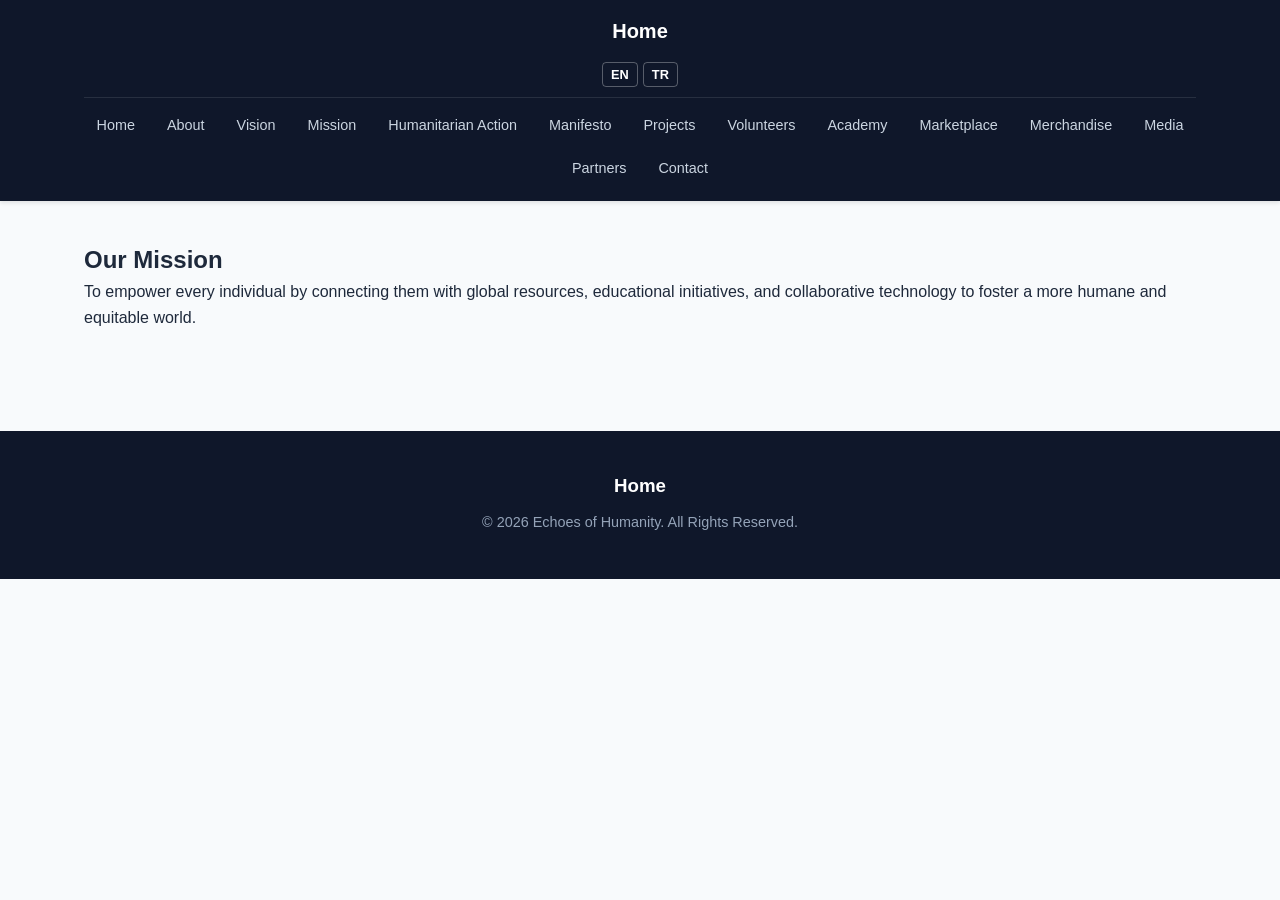
<file: mission.html>
<!DOCTYPE html>
<html lang="en">
<head>
    <meta charset="UTF-8">
    <meta name="viewport" content="width=device-width, initial-scale=1.0">
    <title data-i18n="nav.mission">Echoes of Humanity | Mission</title>
    <link rel="stylesheet" href="assets/css/style.css">
    <link rel="stylesheet" href="assets/css/navigation.css">
</head>
<body>
    <header>
        <div class="container">
            <div class="header-top">
                <button class="menu-toggle" aria-label="Toggle Menu">☰</button>
                <h1 data-i18n="nav.home">Echoes of Humanity</h1>
                <div class="language-switcher">
                    <button onclick="loadLanguage('en')">EN</button>
                    <button onclick="loadLanguage('tr')">TR</button>
                </div>
            </div>
            <nav>
                <a href="index.html" data-i18n="nav.home">Home</a>
                <a href="about.html" data-i18n="nav.about">About</a>
                <a href="vision.html" data-i18n="nav.vision">Vision</a>
                <a href="mission.html" data-i18n="nav.mission">Mission</a>
                <a href="humanitarian-action.html" data-i18n="nav.humanitarian">Humanitarian Action</a>
                <a href="manifesto.html" data-i18n="nav.manifesto">Manifesto</a>
                <a href="projects.html" data-i18n="nav.projects">Projects</a>
                <a href="volunteers.html" data-i18n="nav.volunteers">Volunteers</a>
                <a href="academy.html" data-i18n="nav.academy">Academy</a>
                <a href="marketplace.html" data-i18n="nav.marketplace">Marketplace</a>
                <a href="merchandise.html" data-i18n="nav.merchandise">Merchandise</a>
                <a href="media-network.html" data-i18n="nav.media">Media</a>
                <a href="partners.html" data-i18n="nav.partners">Partners</a>
                <a href="contact.html" data-i18n="nav.contact">Contact</a>
            </nav>
        </div>
    </header>

    <main class="container" style="padding: 40px 20px;">
        <h2 data-i18n="mission.title">Our Mission</h2>
        <p data-i18n="mission.description">To empower every individual by connecting them with global resources, educational initiatives, and collaborative technology to foster a more humane and equitable world.</p>
    </main>

    <footer>
        <div class="container">
            <h3 data-i18n="nav.home">Echoes of Humanity</h3>
            <p>&copy; 2026 Echoes of Humanity. All Rights Reserved.</p>
        </div>
    </footer>

    <script src="assets/js/script.js"></script>
    <script>
        const menuToggle = document.querySelector('.menu-toggle');
        const nav = document.querySelector('nav');
        if (menuToggle && nav) {
            menuToggle.addEventListener('click', () => nav.classList.toggle('active'));
        }
    </script>
</body>
</html>
</file>
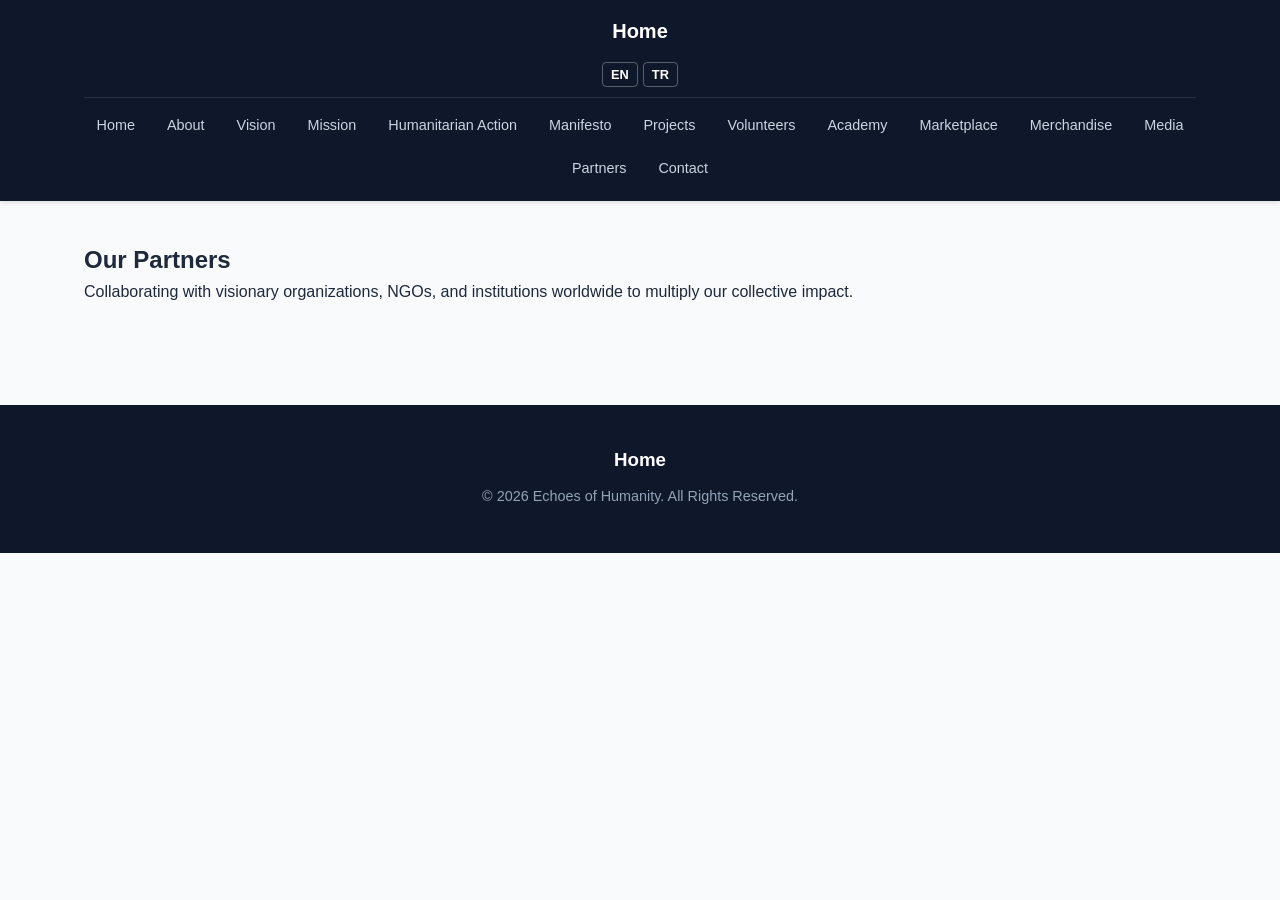
<file: partners.html>
<!DOCTYPE html>
<html lang="en">
<head>
    <meta charset="UTF-8">
    <meta name="viewport" content="width=device-width, initial-scale=1.0">
    <title data-i18n="nav.partners">Echoes of Humanity | Partners</title>
    <link rel="stylesheet" href="assets/css/style.css">
    <link rel="stylesheet" href="assets/css/navigation.css">
</head>
<body>
    <header>
        <div class="container">
            <div class="header-top">
                <button class="menu-toggle" aria-label="Toggle Menu">☰</button>
                <h1 data-i18n="nav.home">Echoes of Humanity</h1>
                <div class="language-switcher">
                    <button onclick="loadLanguage('en')">EN</button>
                    <button onclick="loadLanguage('tr')">TR</button>
                </div>
            </div>
            <nav>
                <a href="index.html" data-i18n="nav.home">Home</a>
                <a href="about.html" data-i18n="nav.about">About</a>
                <a href="vision.html" data-i18n="nav.vision">Vision</a>
                <a href="mission.html" data-i18n="nav.mission">Mission</a>
                <a href="humanitarian-action.html" data-i18n="nav.humanitarian">Humanitarian Action</a>
                <a href="manifesto.html" data-i18n="nav.manifesto">Manifesto</a>
                <a href="projects.html" data-i18n="nav.projects">Projects</a>
                <a href="volunteers.html" data-i18n="nav.volunteers">Volunteers</a>
                <a href="academy.html" data-i18n="nav.academy">Academy</a>
                <a href="marketplace.html" data-i18n="nav.marketplace">Marketplace</a>
                <a href="merchandise.html" data-i18n="nav.merchandise">Merchandise</a>
                <a href="media-network.html" data-i18n="nav.media">Media</a>
                <a href="partners.html" data-i18n="nav.partners">Partners</a>
                <a href="contact.html" data-i18n="nav.contact">Contact</a>
            </nav>
        </div>
    </header>

    <main class="container" style="padding: 40px 20px;">
        <h2 data-i18n="partners.title">Our Partners</h2>
        <p data-i18n="partners.description">Collaborating with visionary organizations, NGOs, and institutions worldwide to multiply our collective impact.</p>
    </main>

    <footer>
        <div class="container">
            <h3 data-i18n="nav.home">Echoes of Humanity</h3>
            <p>&copy; 2026 Echoes of Humanity. All Rights Reserved.</p>
        </div>
    </footer>

    <script src="assets/js/script.js"></script>
    <script>
        const menuToggle = document.querySelector('.menu-toggle');
        const nav = document.querySelector('nav');
        if (menuToggle && nav) {
            menuToggle.addEventListener('click', () => nav.classList.toggle('active'));
        }
    </script>
</body>
</html>
</file>
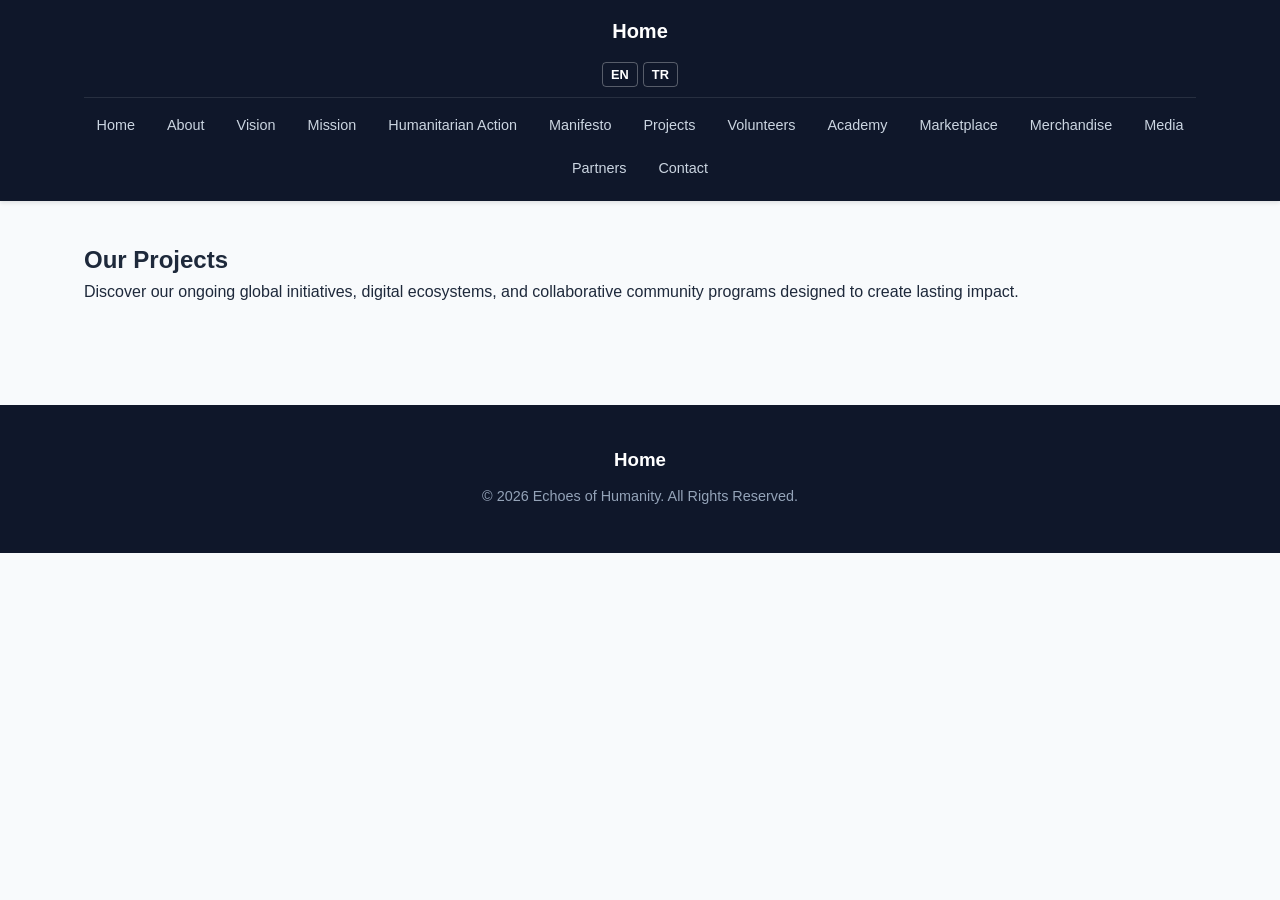
<file: projects.html>
<!DOCTYPE html>
<html lang="en">
<head>
    <meta charset="UTF-8">
    <meta name="viewport" content="width=device-width, initial-scale=1.0">
    <title data-i18n="nav.projects">Echoes of Humanity | Projects</title>
    <link rel="stylesheet" href="assets/css/style.css">
    <link rel="stylesheet" href="assets/css/navigation.css">
</head>
<body>
    <header>
        <div class="container">
            <div class="header-top">
                <button class="menu-toggle" aria-label="Toggle Menu">☰</button>
                <h1 data-i18n="nav.home">Echoes of Humanity</h1>
                <div class="language-switcher">
                    <button onclick="loadLanguage('en')">EN</button>
                    <button onclick="loadLanguage('tr')">TR</button>
                </div>
            </div>
            <nav>
                <a href="index.html" data-i18n="nav.home">Home</a>
                <a href="about.html" data-i18n="nav.about">About</a>
                <a href="vision.html" data-i18n="nav.vision">Vision</a>
                <a href="mission.html" data-i18n="nav.mission">Mission</a>
                <a href="humanitarian-action.html" data-i18n="nav.humanitarian">Humanitarian Action</a>
                <a href="manifesto.html" data-i18n="nav.manifesto">Manifesto</a>
                <a href="projects.html" data-i18n="nav.projects">Projects</a>
                <a href="volunteers.html" data-i18n="nav.volunteers">Volunteers</a>
                <a href="academy.html" data-i18n="nav.academy">Academy</a>
                <a href="marketplace.html" data-i18n="nav.marketplace">Marketplace</a>
                <a href="merchandise.html" data-i18n="nav.merchandise">Merchandise</a>
                <a href="media-network.html" data-i18n="nav.media">Media</a>
                <a href="partners.html" data-i18n="nav.partners">Partners</a>
                <a href="contact.html" data-i18n="nav.contact">Contact</a>
            </nav>
        </div>
    </header>

    <main class="container" style="padding: 40px 20px;">
        <h2 data-i18n="projects.title">Our Projects</h2>
        <p data-i18n="projects.description">Discover our ongoing global initiatives, digital ecosystems, and collaborative community programs designed to create lasting impact.</p>
    </main>

    <footer>
        <div class="container">
            <h3 data-i18n="nav.home">Echoes of Humanity</h3>
            <p>&copy; 2026 Echoes of Humanity. All Rights Reserved.</p>
        </div>
    </footer>

    <script src="assets/js/script.js"></script>
    <script>
        const menuToggle = document.querySelector('.menu-toggle');
        const nav = document.querySelector('nav');
        if (menuToggle && nav) {
            menuToggle.addEventListener('click', () => nav.classList.toggle('active'));
        }
    </script>
</body>
</html>
</file>
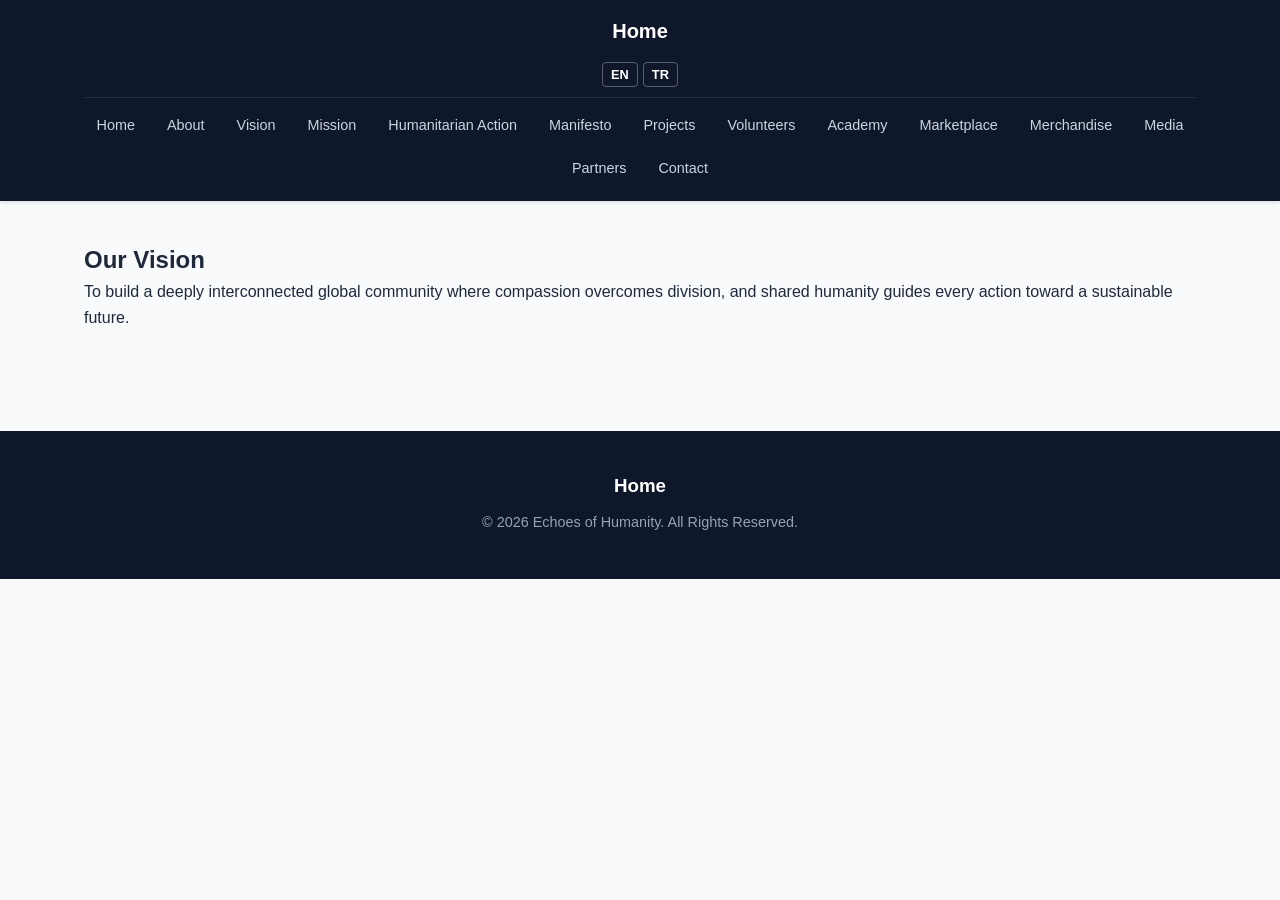
<file: vision.html>
<!DOCTYPE html>
<html lang="en">
<head>
    <meta charset="UTF-8">
    <meta name="viewport" content="width=device-width, initial-scale=1.0">
    <title data-i18n="nav.vision">Echoes of Humanity | Vision</title>
    <link rel="stylesheet" href="assets/css/style.css">
    <link rel="stylesheet" href="assets/css/navigation.css">
</head>
<body>
    <header>
        <div class="container">
            <div class="header-top">
                <button class="menu-toggle" aria-label="Toggle Menu">☰</button>
                <h1 data-i18n="nav.home">Echoes of Humanity</h1>
                <div class="language-switcher">
                    <button onclick="loadLanguage('en')">EN</button>
                    <button onclick="loadLanguage('tr')">TR</button>
                </div>
            </div>
            <nav>
                <a href="index.html" data-i18n="nav.home">Home</a>
                <a href="about.html" data-i18n="nav.about">About</a>
                <a href="vision.html" data-i18n="nav.vision">Vision</a>
                <a href="mission.html" data-i18n="nav.mission">Mission</a>
                <a href="humanitarian-action.html" data-i18n="nav.humanitarian">Humanitarian Action</a>
                <a href="manifesto.html" data-i18n="nav.manifesto">Manifesto</a>
                <a href="projects.html" data-i18n="nav.projects">Projects</a>
                <a href="volunteers.html" data-i18n="nav.volunteers">Volunteers</a>
                <a href="academy.html" data-i18n="nav.academy">Academy</a>
                <a href="marketplace.html" data-i18n="nav.marketplace">Marketplace</a>
                <a href="merchandise.html" data-i18n="nav.merchandise">Merchandise</a>
                <a href="media-network.html" data-i18n="nav.media">Media</a>
                <a href="partners.html" data-i18n="nav.partners">Partners</a>
                <a href="contact.html" data-i18n="nav.contact">Contact</a>
            </nav>
        </div>
    </header>

    <main class="container" style="padding: 40px 20px;">
        <h2 data-i18n="vision.title">Our Vision</h2>
        <p data-i18n="vision.description">To build a deeply interconnected global community where compassion overcomes division, and shared humanity guides every action toward a sustainable future.</p>
    </main>

    <footer>
        <div class="container">
            <h3 data-i18n="nav.home">Echoes of Humanity</h3>
            <p>&copy; 2026 Echoes of Humanity. All Rights Reserved.</p>
        </div>
    </footer>

    <script src="assets/js/script.js"></script>
    <script>
        const menuToggle = document.querySelector('.menu-toggle');
        const nav = document.querySelector('nav');
        if (menuToggle && nav) {
            menuToggle.addEventListener('click', () => nav.classList.toggle('active'));
        }
    </script>
</body>
</html>
</file>
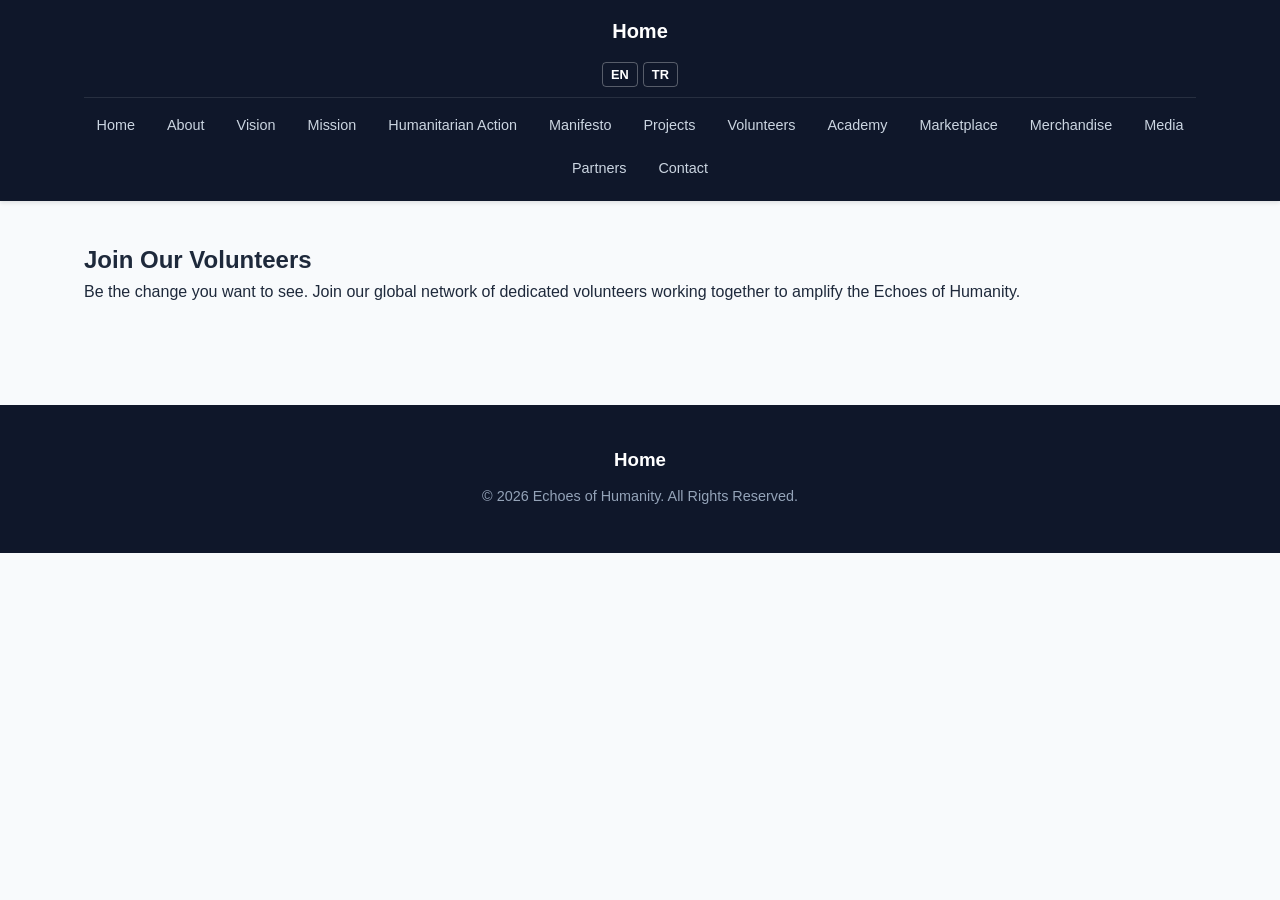
<file: volunteers.html>
<!DOCTYPE html>
<html lang="en">
<head>
    <meta charset="UTF-8">
    <meta name="viewport" content="width=device-width, initial-scale=1.0">
    <title data-i18n="nav.volunteers">Echoes of Humanity | Volunteers</title>
    <link rel="stylesheet" href="assets/css/style.css">
    <link rel="stylesheet" href="assets/css/navigation.css">
</head>
<body>
    <header>
        <div class="container">
            <div class="header-top">
                <button class="menu-toggle" aria-label="Toggle Menu">☰</button>
                <h1 data-i18n="nav.home">Echoes of Humanity</h1>
                <div class="language-switcher">
                    <button onclick="loadLanguage('en')">EN</button>
                    <button onclick="loadLanguage('tr')">TR</button>
                </div>
            </div>
            <nav>
                <a href="index.html" data-i18n="nav.home">Home</a>
                <a href="about.html" data-i18n="nav.about">About</a>
                <a href="vision.html" data-i18n="nav.vision">Vision</a>
                <a href="mission.html" data-i18n="nav.mission">Mission</a>
                <a href="humanitarian-action.html" data-i18n="nav.humanitarian">Humanitarian Action</a>
                <a href="manifesto.html" data-i18n="nav.manifesto">Manifesto</a>
                <a href="projects.html" data-i18n="nav.projects">Projects</a>
                <a href="volunteers.html" data-i18n="nav.volunteers">Volunteers</a>
                <a href="academy.html" data-i18n="nav.academy">Academy</a>
                <a href="marketplace.html" data-i18n="nav.marketplace">Marketplace</a>
                <a href="merchandise.html" data-i18n="nav.merchandise">Merchandise</a>
                <a href="media-network.html" data-i18n="nav.media">Media</a>
                <a href="partners.html" data-i18n="nav.partners">Partners</a>
                <a href="contact.html" data-i18n="nav.contact">Contact</a>
            </nav>
        </div>
    </header>

    <main class="container" style="padding: 40px 20px;">
        <h2 data-i18n="volunteers.title">Join Our Volunteers</h2>
        <p data-i18n="volunteers.description">Be the change you want to see. Join our global network of dedicated volunteers working together to amplify the Echoes of Humanity.</p>
    </main>

    <footer>
        <div class="container">
            <h3 data-i18n="nav.home">Echoes of Humanity</h3>
            <p>&copy; 2026 Echoes of Humanity. All Rights Reserved.</p>
        </div>
    </footer>

    <script src="assets/js/script.js"></script>
    <script>
        const menuToggle = document.querySelector('.menu-toggle');
        const nav = document.querySelector('nav');
        if (menuToggle && nav) {
            menuToggle.addEventListener('click', () => nav.classList.toggle('active'));
        }
    </script>
</body>
</html>
</file>
<file: assets/css/style.css>
/* Genel Stil ve Değişkenler */
* {
    margin: 0;
    padding: 0;
    box-sizing: border-box;
}

body {
    font-family: -apple-system, BlinkMacSystemFont, "Segoe UI", Roboto, Helvetica, Arial, sans-serif;
    line-height: 1.6;
    color: #333;
    background-color: #f9f9f9;
}

.container {
    width: 90%;
    max-width: 1200px;
    margin: 0 auto;
}

/* Hero Bölümü */
.hero {
    padding: 80px 0;
    text-align: center;
    background: linear-gradient(135deg, #2c3e50, #4ca1af);
    color: white;
}

.hero h2 {
    font-size: 2.5rem;
    margin-bottom: 20px;
}

.hero p {
    font-size: 1.2rem;
    max-width: 800px;
    margin: 0 auto 30px auto;
    opacity: 0.9;
}

.hero-btns {
    display: flex;
    justify-content: center;
    gap: 15px;
}

.btn {
    display: inline-block;
    padding: 12px 25px;
    background-color: #fff;
    color: #2c3e50;
    text-decoration: none;
    border-radius: 5px;
    font-weight: bold;
    transition: background 0.3s;
}

.btn:hover {
    background-color: #e0e0e0;
}

.btn-secondary {
    background-color: transparent;
    color: white;
    border: 2px solid white;
}

.btn-secondary:hover {
    background-color: white;
    color: #2c3e50;
}

/* Footer */
footer {
    background-color: #222;
    color: #aaa;
    text-align: center;
    padding: 40px 0;
    margin-top: 50px;
}

footer h3 {
    color: white;
    margin-bottom: 10px;
}

footer p {
    font-size: 0.9rem;
    margin-bottom: 5px;
}

/* --- Global Reset & Ecosystem Styles --- */
* {
    box-sizing: border-box;
    margin: 0;
    padding: 0;
}

body {
    font-family: -apple-system, BlinkMacSystemFont, "Segoe UI", Roboto, Helvetica, Arial, sans-serif;
    background-color: #f8fafc;
    color: #1e293b;
    line-height: 1.6;
}

.container {
    max-width: 1200px;
    margin: 0 auto;
    padding: 0 20px;
}

/* --- Hero Section Fixes (Overlapping Cards Prevention) --- */
.hero {
    background: linear-gradient(135deg, #0f172a 0%, #1e3a8a 100%);
    color: #ffffff;
    padding: 80px 20px 60px 20px;
    text-align: center;
    position: relative;
    overflow: hidden;
}

.hero h2 {
    font-size: 2.5rem;
    font-weight: 700;
    margin-bottom: 20px;
    line-height: 1.2;
}

.hero p {
    font-size: 1.1rem;
    max-width: 800px;
    margin: 0 auto 30px auto;
    color: #94a3b8;
}

.hero-btns {
    display: flex;
    justify-content: center;
    gap: 15px;
    flex-wrap: wrap;
    margin-top: 20px;
}

.btn {
    display: inline-block;
    background-color: #ffffff;
    color: #0f172a;
    padding: 12px 28px;
    border-radius: 8px;
    font-weight: 600;
    text-decoration: none;
    transition: all 0.3s ease;
    box-shadow: 0 4px 6px rgba(0,0,0,0.1);
}

.btn:hover {
    background-color: #e2e8f0;
    transform: translateY(-2px);
}

.btn-secondary {
    background-color: transparent;
    color: #ffffff;
    border: 2px solid rgba(255,255,255,0.3);
}

.btn-secondary:hover {
    background-color: rgba(255,255,255,0.1);
    border-color: #ffffff;
}

/* --- Ecosystem Card Grids (Fixing Overlaps) --- */
.ecosystem-section {
    padding: 60px 20px;
    background-color: #ffffff;
}

.card-grid {
    display: grid;
    grid-template-columns: repeat(auto-fit, minmax(300px, 1fr));
    gap: 24px;
    margin-top: 40px;
}

.ecosystem-card {
    background: #ffffff;
    border: 1px solid #e2e8f0;
    border-radius: 12px;
    padding: 30px;
    box-shadow: 0 4px 6px -1px rgba(0, 0, 0, 0.05), 0 2px 4px -1px rgba(0, 0, 0, 0.03);
    transition: transform 0.3s ease, box-shadow 0.3s ease;
}

.ecosystem-card:hover {
    transform: translateY(-5px);
    box-shadow: 0 10px 15px -3px rgba(0, 0, 0, 0.1);
}

/* --- Footer --- */
footer {
    background-color: #0f172a;
    color: #ffffff;
    text-align: center;
    padding: 40px 20px;
    margin-top: 60px;
}

footer p {
    color: #94a3b8;
    font-size: 0.9rem;
    margin-top: 10px;
}
</file>
<file: assets/css/navigation.css>
/* --- Navigation & Header Ecosystem Styles --- */
header {
    background-color: #0f172a;
    color: #ffffff;
    padding: 15px 0;
    position: sticky;
    top: 0;
    z-index: 1000;
    box-shadow: 0 2px 4px rgba(0,0,0,0.1);
}

.header-top {
    display: flex;
    justify-content: space-between;
    align-items: center;
}

.header-top h1 {
    font-size: 1.25rem;
    font-weight: 700;
}

.menu-toggle {
    background: none;
    border: none;
    color: #ffffff;
    font-size: 1.5rem;
    cursor: pointer;
    display: block;
}

.language-switcher {
    display: flex;
    gap: 5px;
}

.language-switcher button {
    background: transparent;
    border: 1px solid rgba(255,255,255,0.3);
    color: #ffffff;
    padding: 4px 8px;
    border-radius: 4px;
    cursor: pointer;
    font-size: 0.8rem;
    font-weight: 600;
}

.language-switcher button:hover {
    background: rgba(255,255,255,0.1);
}

/* Navigation Links - Hidden by default on mobile until toggled */
nav {
    display: none;
    flex-direction: column;
    gap: 10px;
    margin-top: 15px;
    padding-top: 15px;
    border-top: 1px solid rgba(255,255,255,0.1);
}

nav.active {
    display: flex;
}

nav a {
    color: #cbd5e1;
    text-decoration: none;
    font-size: 0.95rem;
    padding: 8px 12px;
    border-radius: 6px;
    transition: background 0.2s, color 0.2s;
}

nav a:hover {
    background-color: rgba(255,255,255,0.05);
    color: #ffffff;
}

/* Desktop View */
@media (min-width: 992px) {
    .menu-toggle {
        display: none;
    }
    
    .header-top {
        flex-direction: column;
        gap: 15px;
    }

    nav {
        display: flex !important;
        flex-direction: row;
        flex-wrap: wrap;
        justify-content: center;
        gap: 8px;
        margin-top: 10px;
        padding-top: 10px;
    }

    nav a {
        padding: 6px 12px;
        font-size: 0.9rem;
    }
}
/* --- Globe Language Dropdown Styles --- */
.language-dropdown-container {
    position: relative;
    display: inline-block;
}

.globe-btn {
    background: transparent;
    border: 1px solid rgba(255, 255, 255, 0.3);
    color: #ffffff;
    font-size: 1.2rem;
    width: 40px;
    height: 40px;
    border-radius: 50%;
    display: flex;
    align-items: center;
    justify-content: center;
    cursor: pointer;
    transition: all 0.3s ease;
}

.globe-btn:hover {
    background: rgba(255, 255, 255, 0.1);
    border-color: #ffffff;
}

.language-dropdown-content {
    display: none;
    position: absolute;
    right: 0;
    top: 50px;
    background-color: #0f172a;
    min-width: 160px;
    box-shadow: 0px 8px 16px rgba(0,0,0,0.3);
    border: 1px solid rgba(255, 255, 255, 0.1);
    border-radius: 8px;
    z-index: 1001;
    overflow: hidden;
}

.language-dropdown-content.show {
    display: block;
}

.language-dropdown-content a {
    color: #cbd5e1;
    padding: 10px 15px;
    text-decoration: none;
    display: flex;
    align-items: center;
    gap: 10px;
    font-size: 0.9rem;
    transition: background 0.2s, color 0.2s;
}

.language-dropdown-content a:hover {
    background-color: rgba(255, 255, 255, 0.1);
    color: #ffffff;
}

.language-dropdown-content .flag {
    font-size: 1.1rem;
    }
</file>
